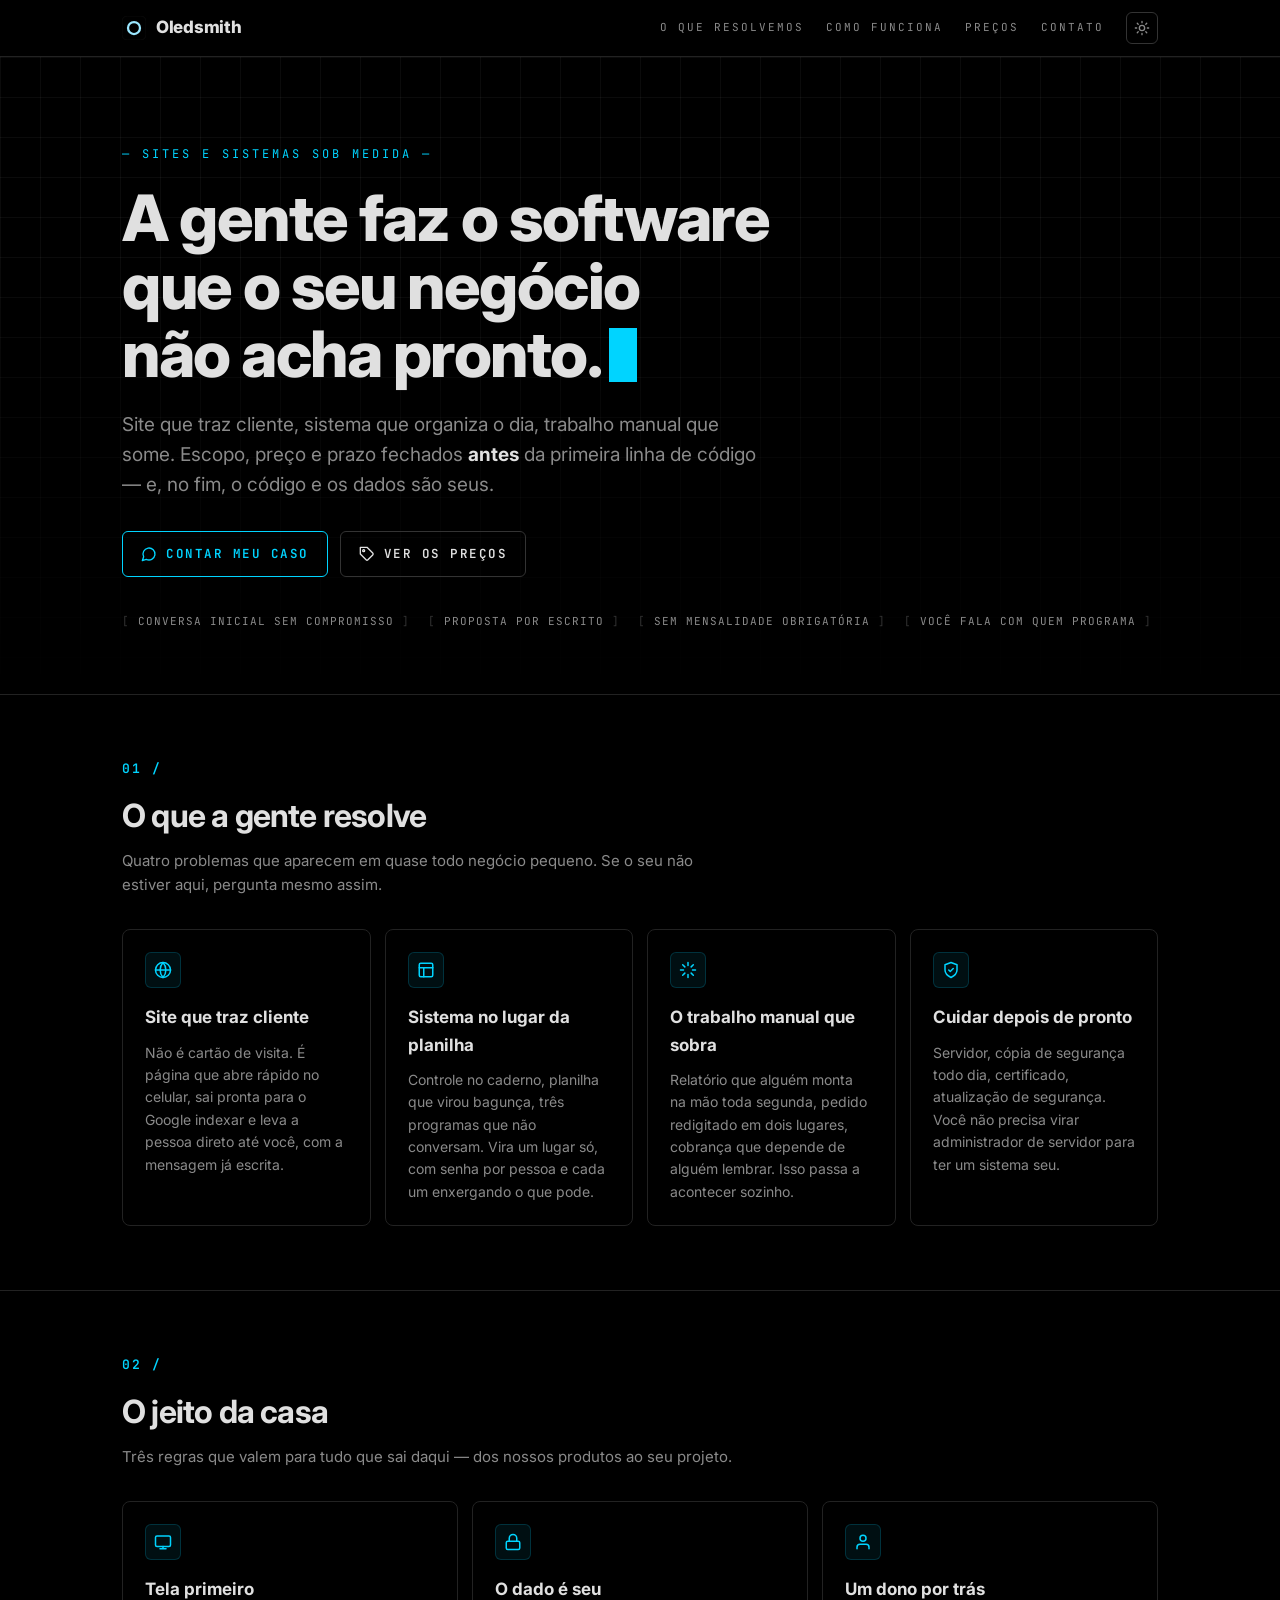
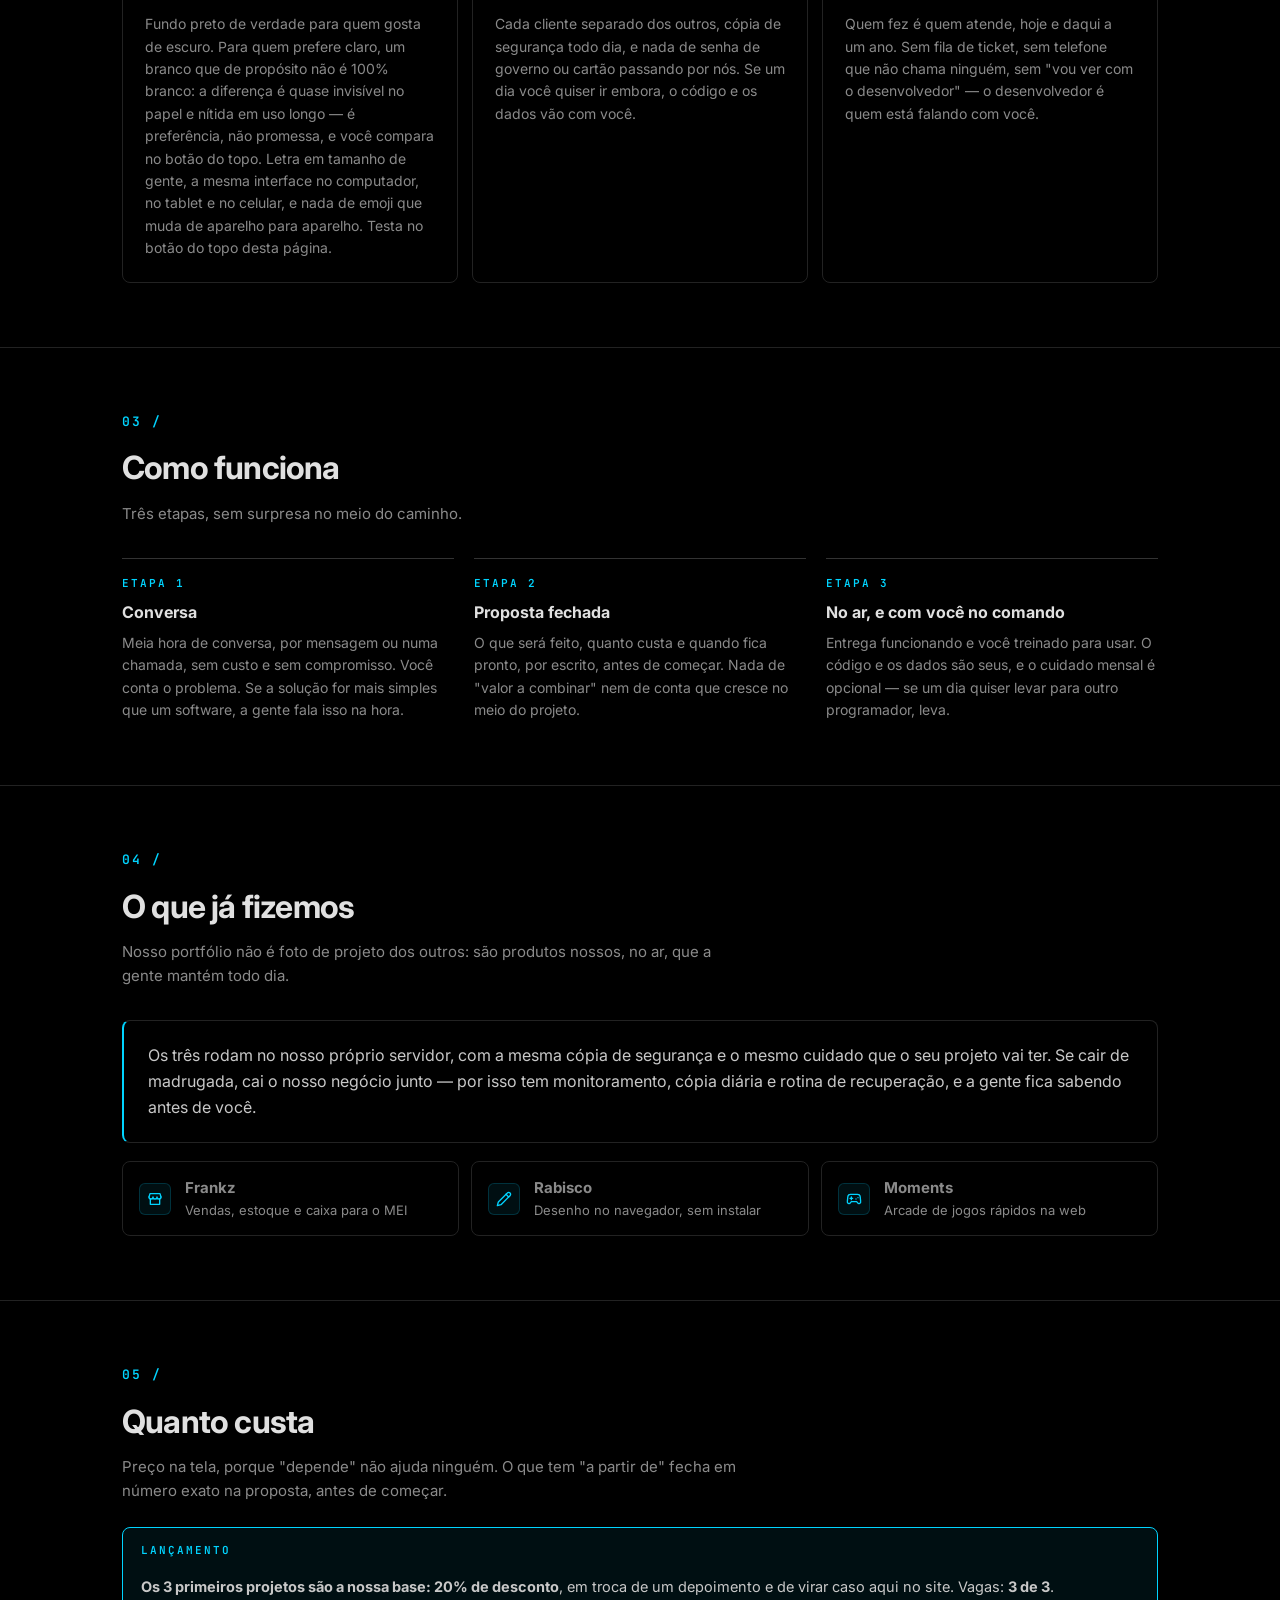
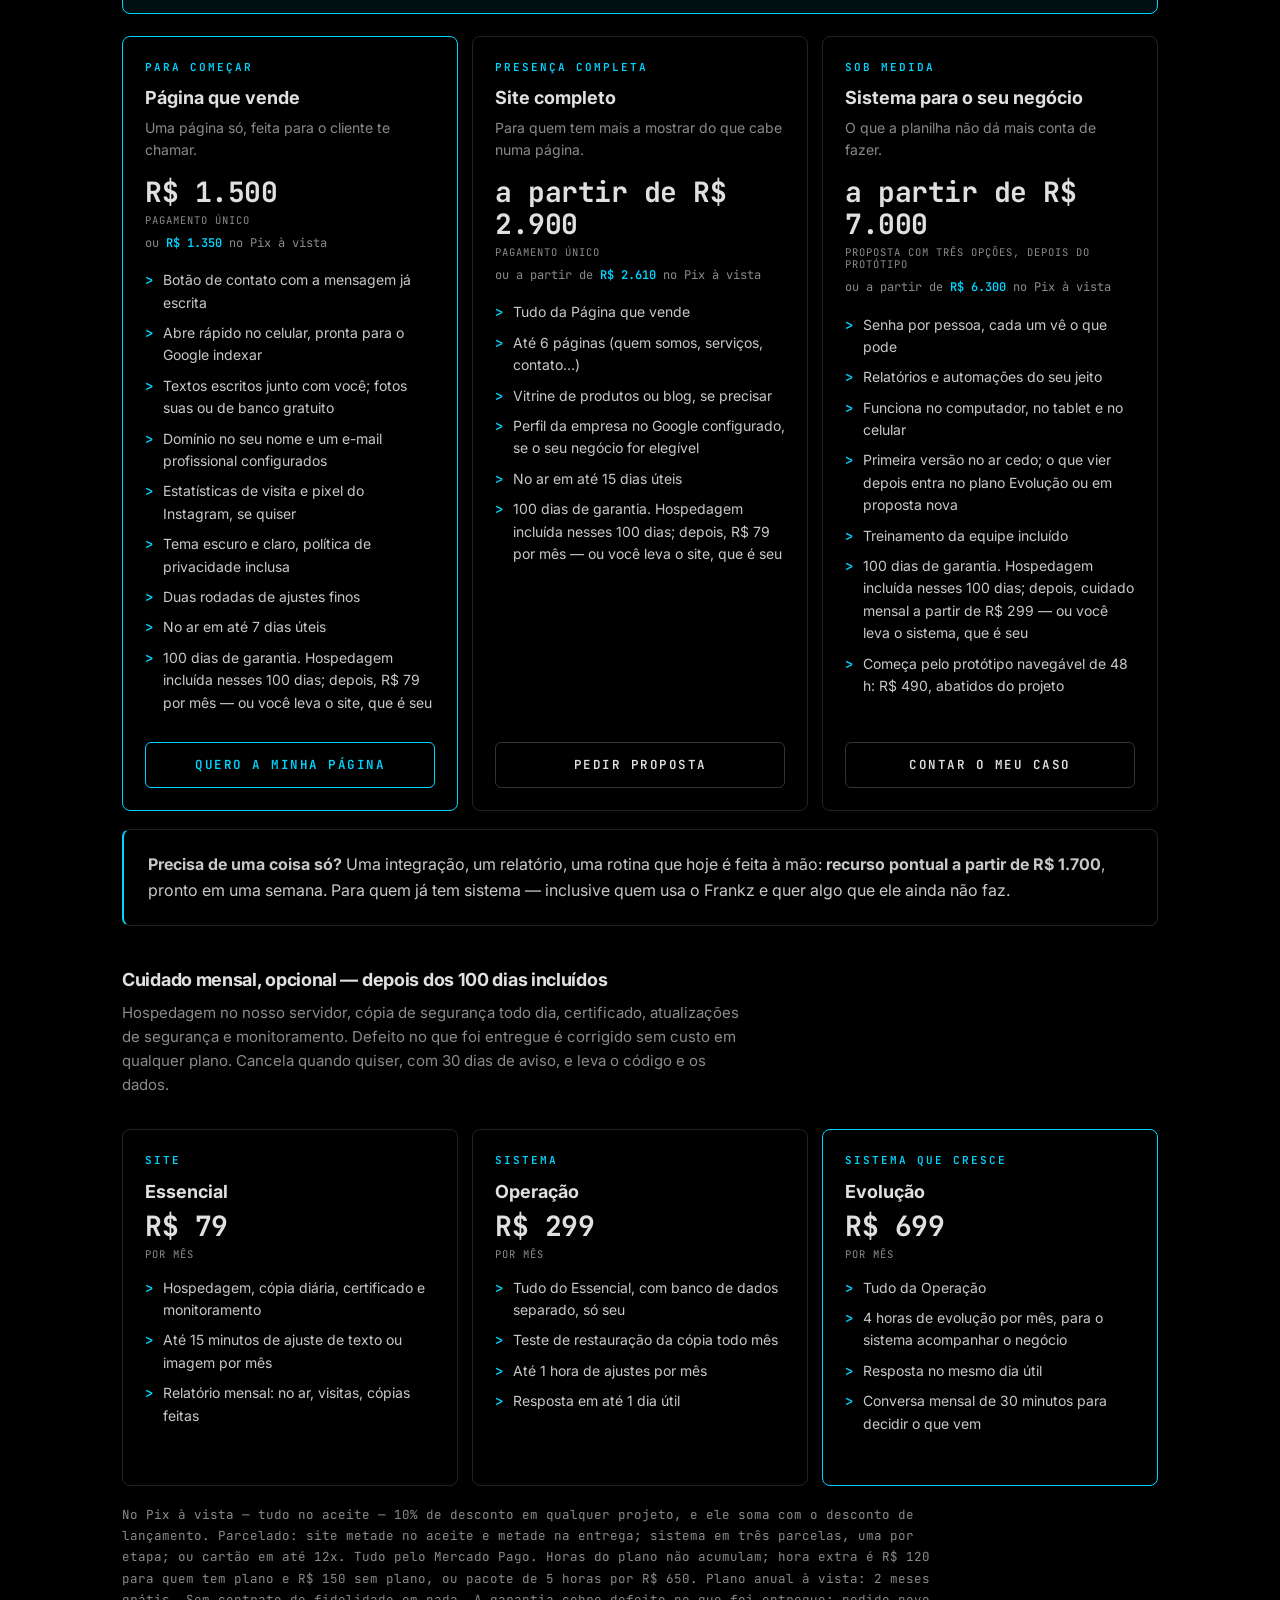
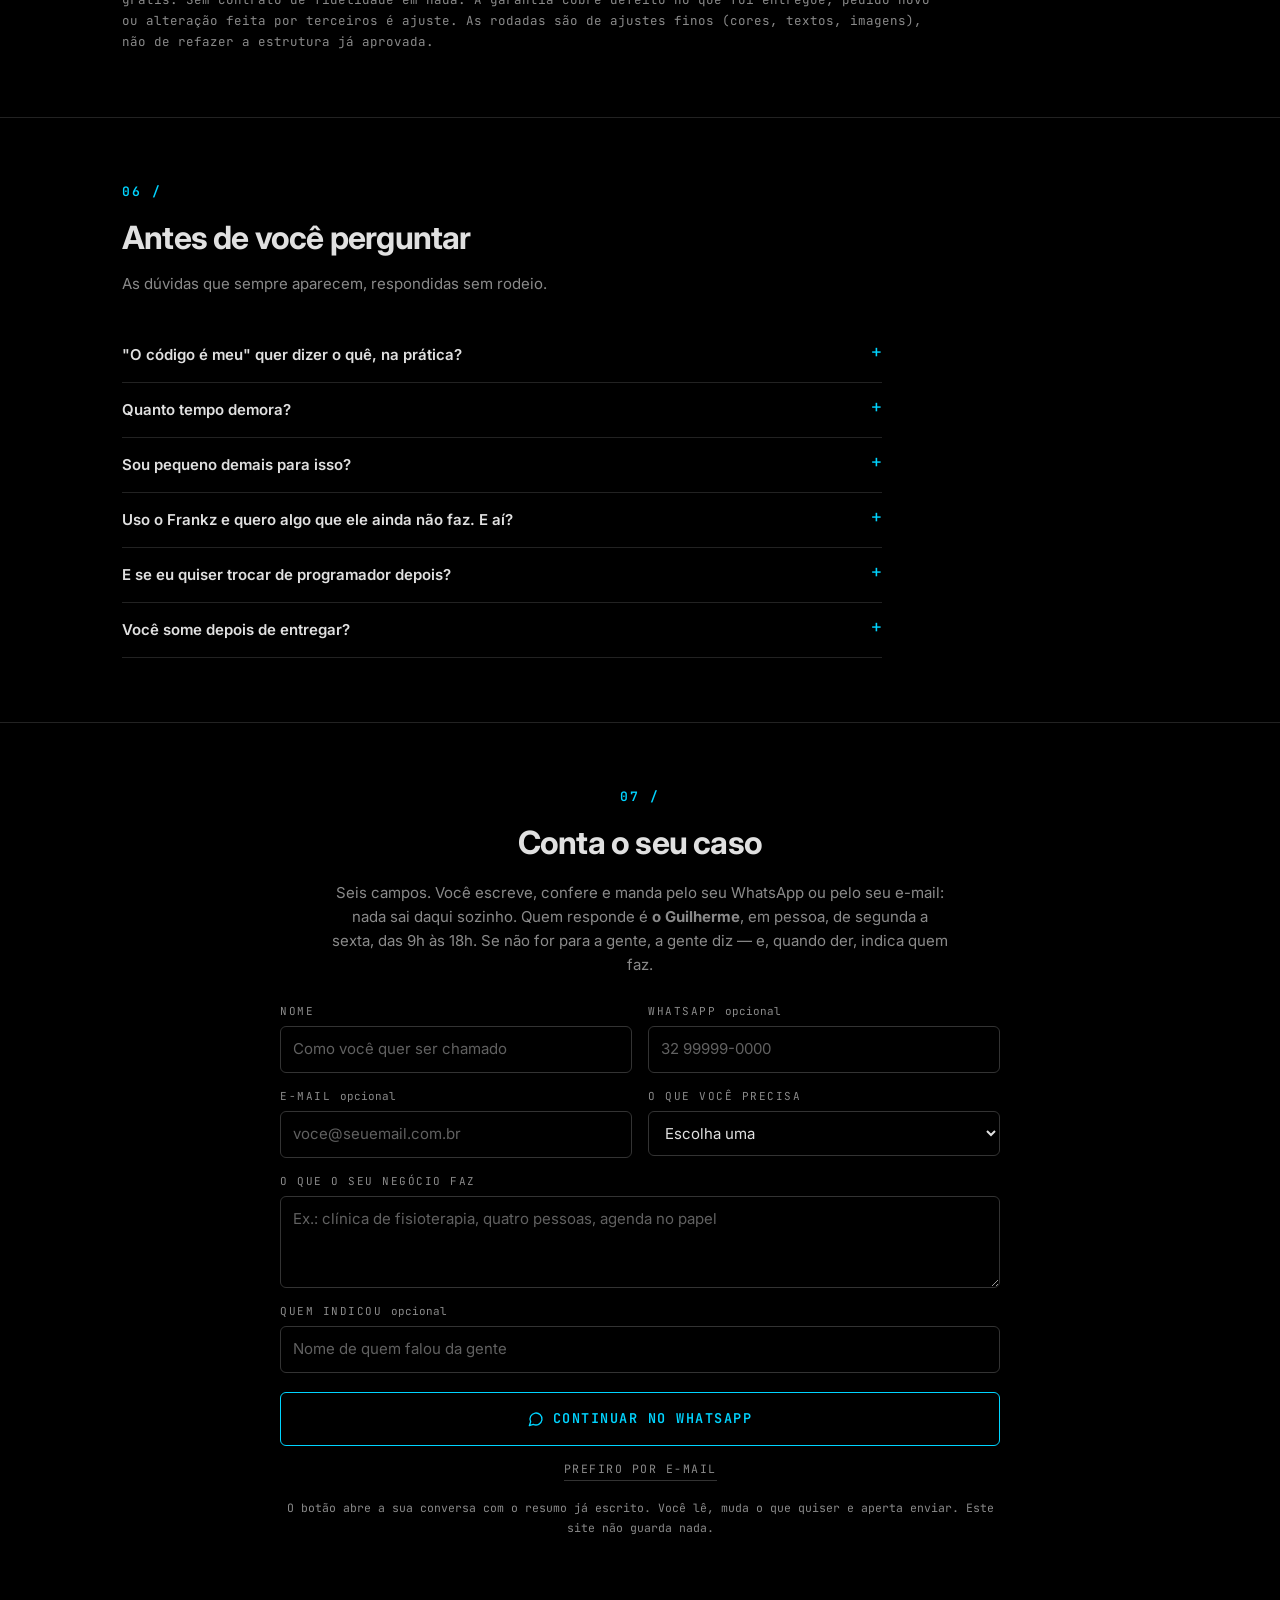
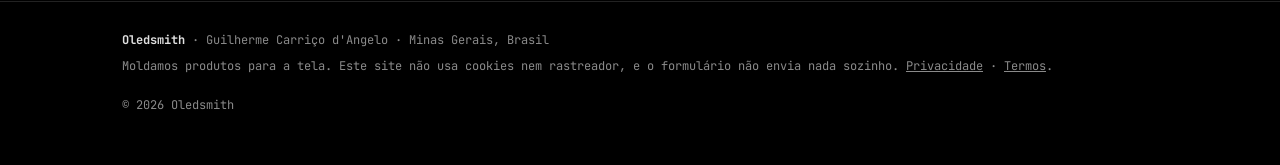
<file: docs/index.html>
<!DOCTYPE html>
<html lang="pt-BR">
<head>
    <meta charset="UTF-8">
    <meta name="viewport" content="width=device-width, initial-scale=1.0">
    <meta name="color-scheme" content="dark light">
    <meta name="darkreader-lock">
    <script src="tema.js"></script>
    <script src="form.js" defer></script>
    <title>Oledsmith — sites e sistemas sob medida</title>
    <meta name="description" content="Site que traz cliente e sistema que organiza o dia, sob medida para o seu negócio. Escopo, preço e prazo fechados antes de começar. Feito por quem mantém os próprios produtos no ar.">
    <meta name="robots" content="index, follow">
    <link rel="canonical" href="https://oledsmith.com.br/">
    <meta property="og:type" content="website">
    <meta property="og:url" content="https://oledsmith.com.br/">
    <meta property="og:title" content="Oledsmith — sites e sistemas sob medida">
    <meta property="og:description" content="Escopo, preço e prazo fechados antes da primeira linha de código. O código e os dados são seus. Fale direto com quem programa.">
    <meta name="theme-color" content="#000000">
    <link rel="icon" href="data:image/svg+xml,%3Csvg xmlns='http://www.w3.org/2000/svg' viewBox='0 0 64 64'%3E%3Crect width='64' height='64' rx='14' fill='%23000'/%3E%3Ccircle cx='32' cy='32' r='16' fill='none' stroke='%239be7ff' stroke-width='6'/%3E%3C/svg%3E">
    <link rel="preconnect" href="https://fonts.googleapis.com">
    <link rel="preconnect" href="https://fonts.gstatic.com" crossorigin>
    <link href="https://fonts.googleapis.com/css2?family=Inter:wght@400;500;600;800&family=JetBrains+Mono:wght@400;600;700&display=swap" rel="stylesheet">
    <link rel="stylesheet" href="style.css">
</head>
<body>
<header>
    <div class="wrap nav">
        <a class="brand" href="#" aria-label="Oledsmith">
            <svg viewBox="0 0 64 64" aria-hidden="true"><rect width="64" height="64" rx="14" fill="#000" stroke="#1c1c1c"/><circle cx="32" cy="32" r="16" fill="none" stroke="#9be7ff" stroke-width="6"/></svg>
            Oledsmith
        </a>
        <div class="nav-right">
            <nav class="menu" aria-label="Seções">
                <a href="#resolvemos">O que resolvemos</a>
                <a href="#como">Como funciona</a>
                <a href="#precos">Preços</a>
                <a href="#contato">Contato</a>
            </nav>
            <button class="tema" id="tema" type="button" aria-label="Alternar entre tema escuro e claro" title="Tema claro / escuro">
                <svg class="sol" viewBox="0 0 24 24" fill="none" stroke="currentColor" stroke-width="2" stroke-linecap="round" stroke-linejoin="round" aria-hidden="true"><circle cx="12" cy="12" r="4"/><path d="M12 2v2M12 20v2M4.9 4.9l1.4 1.4M17.7 17.7l1.4 1.4M2 12h2M20 12h2M4.9 19.1l1.4-1.4M17.7 6.3l1.4-1.4"/></svg>
                <svg class="lua" viewBox="0 0 24 24" fill="none" stroke="currentColor" stroke-width="2" stroke-linecap="round" stroke-linejoin="round" aria-hidden="true"><path d="M12 3a6 6 0 0 0 9 9 9 9 0 1 1-9-9Z"/></svg>
            </button>
        </div>
    </div>
</header>

<main>
    <div class="hero">
        <div class="wrap">
            <div class="kicker">Sites e sistemas sob medida</div>
            <h1>A gente faz o software<br>que o seu negócio<br>não acha pronto.<span class="cursor" aria-hidden="true"></span></h1>
            <p class="lead">Site que traz cliente, sistema que organiza o dia, trabalho manual que some. Escopo, preço e prazo fechados <strong>antes</strong> da primeira linha de código — e, no fim, o código e os dados são seus.</p>
            <div class="ctas">
                <a class="btn primary" href="https://wa.me/5532987068711?text=Ol%C3%A1!%20Vim%20do%20site%20da%20Oledsmith.%20Preciso%20de%3A%20" rel="noopener">
                    <svg viewBox="0 0 24 24" fill="none" stroke="currentColor" stroke-width="2" stroke-linecap="round" stroke-linejoin="round" aria-hidden="true"><path d="M7.9 20A9 9 0 1 0 4 16.1L2 22Z"/></svg>
                    Contar meu caso
                </a>
                <a class="btn" href="#precos">
                    <svg viewBox="0 0 24 24" fill="none" stroke="currentColor" stroke-width="2" stroke-linecap="round" stroke-linejoin="round" aria-hidden="true"><path d="M20.6 13.4 13.4 20.6a2 2 0 0 1-2.8 0L2 12V2h10l8.6 8.6a2 2 0 0 1 0 2.8Z"/><circle cx="7" cy="7" r="1.5"/></svg>
                    Ver os preços
                </a>
            </div>
            <div class="chips">
                <span class="chip">Conversa inicial sem compromisso</span>
                <span class="chip">Proposta por escrito</span>
                <span class="chip">Sem mensalidade obrigatória</span>
                <span class="chip">Você fala com quem programa</span>
            </div>
        </div>
    </div>

    <section id="resolvemos">
        <div class="wrap">
            <h2>O que a gente resolve</h2>
            <p class="sub">Quatro problemas que aparecem em quase todo negócio pequeno. Se o seu não estiver aqui, pergunta mesmo assim.</p>
            <div class="grid">
                <div class="card">
                    <span class="ico"><svg viewBox="0 0 24 24" fill="none" stroke="currentColor" stroke-width="2" stroke-linecap="round" stroke-linejoin="round" aria-hidden="true"><circle cx="12" cy="12" r="10"/><path d="M2 12h20M12 2a15 15 0 0 1 0 20 15 15 0 0 1 0-20Z"/></svg></span>
                    <h3>Site que traz cliente</h3>
                    <p>Não é cartão de visita. É página que abre rápido no celular, sai pronta para o Google indexar e leva a pessoa direto até você, com a mensagem já escrita.</p>
                </div>
                <div class="card">
                    <span class="ico"><svg viewBox="0 0 24 24" fill="none" stroke="currentColor" stroke-width="2" stroke-linecap="round" stroke-linejoin="round" aria-hidden="true"><rect x="3" y="3" width="18" height="18" rx="2"/><path d="M3 9h18M9 21V9"/></svg></span>
                    <h3>Sistema no lugar da planilha</h3>
                    <p>Controle no caderno, planilha que virou bagunça, três programas que não conversam. Vira um lugar só, com senha por pessoa e cada um enxergando o que pode.</p>
                </div>
                <div class="card">
                    <span class="ico"><svg viewBox="0 0 24 24" fill="none" stroke="currentColor" stroke-width="2" stroke-linecap="round" stroke-linejoin="round" aria-hidden="true"><path d="M12 2v4M12 18v4M4.9 4.9l2.9 2.9M16.2 16.2l2.9 2.9M2 12h4M18 12h4M4.9 19.1l2.9-2.9M16.2 7.8l2.9-2.9"/></svg></span>
                    <h3>O trabalho manual que sobra</h3>
                    <p>Relatório que alguém monta na mão toda segunda, pedido redigitado em dois lugares, cobrança que depende de alguém lembrar. Isso passa a acontecer sozinho.</p>
                </div>
                <div class="card">
                    <span class="ico"><svg viewBox="0 0 24 24" fill="none" stroke="currentColor" stroke-width="2" stroke-linecap="round" stroke-linejoin="round" aria-hidden="true"><path d="M12 22s8-4 8-10V5l-8-3-8 3v7c0 6 8 10 8 10z"/><path d="M9 12l2 2 4-4"/></svg></span>
                    <h3>Cuidar depois de pronto</h3>
                    <p>Servidor, cópia de segurança todo dia, certificado, atualização de segurança. Você não precisa virar administrador de servidor para ter um sistema seu.</p>
                </div>
            </div>
        </div>
    </section>

    <section id="jeito">
        <div class="wrap">
            <h2>O jeito da casa</h2>
            <p class="sub">Três regras que valem para tudo que sai daqui — dos nossos produtos ao seu projeto.</p>
            <div class="grid">
                <div class="card">
                    <span class="ico"><svg viewBox="0 0 24 24" fill="none" stroke="currentColor" stroke-width="2" stroke-linecap="round" stroke-linejoin="round" aria-hidden="true"><rect x="2" y="4" width="20" height="14" rx="2"/><path d="M8 21h8M12 18v3"/></svg></span>
                    <h3>Tela primeiro</h3>
                    <p>Fundo preto de verdade para quem gosta de escuro. Para quem prefere claro, um branco que de propósito não é 100% branco: a diferença é quase invisível no papel e nítida em uso longo — é preferência, não promessa, e você compara no botão do topo. Letra em tamanho de gente, a mesma interface no computador, no tablet e no celular, e nada de emoji que muda de aparelho para aparelho. Testa no botão do topo desta página.</p>
                </div>
                <div class="card">
                    <span class="ico"><svg viewBox="0 0 24 24" fill="none" stroke="currentColor" stroke-width="2" stroke-linecap="round" stroke-linejoin="round" aria-hidden="true"><rect x="3" y="11" width="18" height="11" rx="2"/><path d="M7 11V7a5 5 0 0 1 10 0v4"/></svg></span>
                    <h3>O dado é seu</h3>
                    <p>Cada cliente separado dos outros, cópia de segurança todo dia, e nada de senha de governo ou cartão passando por nós. Se um dia você quiser ir embora, o código e os dados vão com você.</p>
                </div>
                <div class="card">
                    <span class="ico"><svg viewBox="0 0 24 24" fill="none" stroke="currentColor" stroke-width="2" stroke-linecap="round" stroke-linejoin="round" aria-hidden="true"><path d="M20 21v-2a4 4 0 0 0-4-4H8a4 4 0 0 0-4 4v2"/><circle cx="12" cy="7" r="4"/></svg></span>
                    <h3>Um dono por trás</h3>
                    <p>Quem fez é quem atende, hoje e daqui a um ano. Sem fila de ticket, sem telefone que não chama ninguém, sem "vou ver com o desenvolvedor" — o desenvolvedor é quem está falando com você.</p>
                </div>
            </div>
        </div>
    </section>

    <section id="como">
        <div class="wrap">
            <h2>Como funciona</h2>
            <p class="sub">Três etapas, sem surpresa no meio do caminho.</p>
            <div class="steps">
                <div class="step">
                    <div class="n">ETAPA 1</div>
                    <h3>Conversa</h3>
                    <p>Meia hora de conversa, por mensagem ou numa chamada, sem custo e sem compromisso. Você conta o problema. Se a solução for mais simples que um software, a gente fala isso na hora.</p>
                </div>
                <div class="step">
                    <div class="n">ETAPA 2</div>
                    <h3>Proposta fechada</h3>
                    <p>O que será feito, quanto custa e quando fica pronto, por escrito, antes de começar. Nada de "valor a combinar" nem de conta que cresce no meio do projeto.</p>
                </div>
                <div class="step">
                    <div class="n">ETAPA 3</div>
                    <h3>No ar, e com você no comando</h3>
                    <p>Entrega funcionando e você treinado para usar. O código e os dados são seus, e o cuidado mensal é opcional — se um dia quiser levar para outro programador, leva.</p>
                </div>
            </div>
        </div>
    </section>

    <section id="feito">
        <div class="wrap">
            <h2>O que já fizemos</h2>
            <p class="sub">Nosso portfólio não é foto de projeto dos outros: são produtos nossos, no ar, que a gente mantém todo dia.</p>
            <div class="proof">
                <p>Os três rodam no nosso próprio servidor, com a mesma cópia de segurança e o mesmo cuidado que o seu projeto vai ter. Se cair de madrugada, cai o nosso negócio junto — por isso tem monitoramento, cópia diária e rotina de recuperação, e a gente fica sabendo antes de você.</p>
            </div>
            <div class="mini">
                <a href="https://frankzapp.com.br" rel="noopener">
                    <span class="ico"><svg viewBox="0 0 24 24" fill="none" stroke="currentColor" stroke-width="2" stroke-linecap="round" stroke-linejoin="round" aria-hidden="true"><path d="M3 9l1.5-5h15L21 9"/><path d="M3 9a3 3 0 0 0 6 0 3 3 0 0 0 6 0 3 3 0 0 0 6 0"/><path d="M5 12v8h14v-8"/></svg></span>
                    <span><strong>Frankz</strong><span>Vendas, estoque e caixa para o MEI</span></span>
                </a>
                <a href="https://rabisco.app.br" rel="noopener">
                    <span class="ico"><svg viewBox="0 0 24 24" fill="none" stroke="currentColor" stroke-width="2" stroke-linecap="round" stroke-linejoin="round" aria-hidden="true"><path d="M17 3a2.83 2.83 0 1 1 4 4L7.5 20.5 2 22l1.5-5.5Z"/><path d="M15 5l4 4"/></svg></span>
                    <span><strong>Rabisco</strong><span>Desenho no navegador, sem instalar</span></span>
                </a>
                <a href="https://moments.in.net" rel="noopener">
                    <span class="ico"><svg viewBox="0 0 24 24" fill="none" stroke="currentColor" stroke-width="2" stroke-linecap="round" stroke-linejoin="round" aria-hidden="true"><path d="M6 11h4M8 9v4M15 12h.01M18 10h.01"/><path d="M17.3 5H6.7a4 4 0 0 0-4 3.6l-.7 7.4a2.5 2.5 0 0 0 4.5 1.8L8 16h8l1.5 1.8a2.5 2.5 0 0 0 4.5-1.8l-.7-7.4a4 4 0 0 0-4-3.6Z"/></svg></span>
                    <span><strong>Moments</strong><span>Arcade de jogos rápidos na web</span></span>
                </a>
            </div>
        </div>
    </section>

    <section id="precos">
        <div class="wrap">
            <h2>Quanto custa</h2>
            <p class="sub">Preço na tela, porque "depende" não ajuda ninguém. O que tem "a partir de" fecha em número exato na proposta, antes de começar.</p>
            <div class="launch">
                <span class="tag">Lançamento</span>
                <p><strong>Os 3 primeiros projetos são a nossa base: 20% de desconto</strong>, em troca de um depoimento e de virar caso aqui no site. Vagas: <strong>3 de 3</strong>.</p>
            </div>
            <div class="prices">
                <div class="price feature">
                    <span class="tag">Para começar</span>
                    <h3>Página que vende</h3>
                    <p class="desc">Uma página só, feita para o cliente te chamar.</p>
                    <div class="val">R$ 1.500<small>pagamento único</small></div>
                    <div class="pix">ou <strong>R$ 1.350</strong> no Pix à vista</div>
                    <ul>
                        <li>Botão de contato com a mensagem já escrita</li>
                        <li>Abre rápido no celular, pronta para o Google indexar</li>
                        <li>Textos escritos junto com você; fotos suas ou de banco gratuito</li>
                        <li>Domínio no seu nome e um e-mail profissional configurados</li>
                        <li>Estatísticas de visita e pixel do Instagram, se quiser</li>
                        <li>Tema escuro e claro, política de privacidade inclusa</li>
                        <li>Duas rodadas de ajustes finos</li>
                        <li>No ar em até 7 dias úteis</li>
                    <li>100 dias de garantia. Hospedagem incluída nesses 100 dias; depois, R$ 79 por mês — ou você leva o site, que é seu</li>
                    </ul>
                    <a class="btn primary" href="https://wa.me/5532987068711?text=Ol%C3%A1!%20Quero%20uma%20P%C3%A1gina%20que%20vende.%20Meu%20neg%C3%B3cio%20%C3%A9%3A%20" rel="noopener">Quero a minha página</a>
                </div>
                <div class="price">
                    <span class="tag">Presença completa</span>
                    <h3>Site completo</h3>
                    <p class="desc">Para quem tem mais a mostrar do que cabe numa página.</p>
                    <div class="val">a partir de R$ 2.900<small>pagamento único</small></div>
                    <div class="pix">ou a partir de <strong>R$ 2.610</strong> no Pix à vista</div>
                    <ul>
                        <li>Tudo da Página que vende</li>
                        <li>Até 6 páginas (quem somos, serviços, contato…)</li>
                        <li>Vitrine de produtos ou blog, se precisar</li>
                        <li>Perfil da empresa no Google configurado, se o seu negócio for elegível</li>
                        <li>No ar em até 15 dias úteis</li>
                        <li>100 dias de garantia. Hospedagem incluída nesses 100 dias; depois, R$ 79 por mês — ou você leva o site, que é seu</li>
                    </ul>
                    <a class="btn" href="https://wa.me/5532987068711?text=Ol%C3%A1!%20Quero%20um%20Site%20completo.%20Meu%20neg%C3%B3cio%20%C3%A9%3A%20" rel="noopener">Pedir proposta</a>
                </div>
                <div class="price">
                    <span class="tag">Sob medida</span>
                    <h3>Sistema para o seu negócio</h3>
                    <p class="desc">O que a planilha não dá mais conta de fazer.</p>
                    <div class="val">a partir de R$ 7.000<small>proposta com três opções, depois do protótipo</small></div>
                    <div class="pix">ou a partir de <strong>R$ 6.300</strong> no Pix à vista</div>
                    <ul>
                        <li>Senha por pessoa, cada um vê o que pode</li>
                        <li>Relatórios e automações do seu jeito</li>
                        <li>Funciona no computador, no tablet e no celular</li>
                        <li>Primeira versão no ar cedo; o que vier depois entra no plano Evolução ou em proposta nova</li>
                        <li>Treinamento da equipe incluído</li>
                    <li>100 dias de garantia. Hospedagem incluída nesses 100 dias; depois, cuidado mensal a partir de R$ 299 — ou você leva o sistema, que é seu</li>
                        <li>Começa pelo protótipo navegável de 48 h: R$ 490, abatidos do projeto</li>
                    </ul>
                    <a class="btn" href="https://wa.me/5532987068711?text=Ol%C3%A1!%20Preciso%20de%20um%20sistema.%20Hoje%20eu%20controlo%20isso%20assim%3A%20" rel="noopener">Contar o meu caso</a>
                </div>
            </div>

            <div class="proof mt">
                <p><strong>Precisa de uma coisa só?</strong> Uma integração, um relatório, uma rotina que hoje é feita à mão: <strong>recurso pontual a partir de R$ 1.700</strong>, pronto em uma semana. Para quem já tem sistema — inclusive quem usa o Frankz e quer algo que ele ainda não faz.</p>
            </div>
            <h3 class="h3-sub">Cuidado mensal, opcional — depois dos 100 dias incluídos</h3>
            <p class="sub">Hospedagem no nosso servidor, cópia de segurança todo dia, certificado, atualizações de segurança e monitoramento. Defeito no que foi entregue é corrigido sem custo em qualquer plano. Cancela quando quiser, com 30 dias de aviso, e leva o código e os dados.</p>
            <div class="prices">
                <div class="price">
                    <span class="tag">Site</span>
                    <h3>Essencial</h3>
                    <div class="val">R$ 79<small>por mês</small></div>
                    <ul>
                        <li>Hospedagem, cópia diária, certificado e monitoramento</li>
                        <li>Até 15 minutos de ajuste de texto ou imagem por mês</li>
                        <li>Relatório mensal: no ar, visitas, cópias feitas</li>
                    </ul>
                </div>
                <div class="price">
                    <span class="tag">Sistema</span>
                    <h3>Operação</h3>
                    <div class="val">R$ 299<small>por mês</small></div>
                    <ul>
                        <li>Tudo do Essencial, com banco de dados separado, só seu</li>
                        <li>Teste de restauração da cópia todo mês</li>
                        <li>Até 1 hora de ajustes por mês</li>
                        <li>Resposta em até 1 dia útil</li>
                    </ul>
                </div>
                <div class="price feature">
                    <span class="tag">Sistema que cresce</span>
                    <h3>Evolução</h3>
                    <div class="val">R$ 699<small>por mês</small></div>
                    <ul>
                        <li>Tudo da Operação</li>
                        <li>4 horas de evolução por mês, para o sistema acompanhar o negócio</li>
                        <li>Resposta no mesmo dia útil</li>
                        <li>Conversa mensal de 30 minutos para decidir o que vem</li>
                    </ul>
                </div>
            </div>
            <p class="terms">No Pix à vista — tudo no aceite — 10% de desconto em qualquer projeto, e ele soma com o desconto de lançamento. Parcelado: site metade no aceite e metade na entrega; sistema em três parcelas, uma por etapa; ou cartão em até 12x. Tudo pelo Mercado Pago. Horas do plano não acumulam; hora extra é R$ 120 para quem tem plano e R$ 150 sem plano, ou pacote de 5 horas por R$ 650. Plano anual à vista: 2 meses grátis. Sem contrato de fidelidade em nada. A garantia cobre defeito no que foi entregue; pedido novo ou alteração feita por terceiros é ajuste. As rodadas são de ajustes finos (cores, textos, imagens), não de refazer a estrutura já aprovada.</p>
        </div>
    </section>

    <section id="perguntas">
        <div class="wrap">
            <h2>Antes de você perguntar</h2>
            <p class="sub">As dúvidas que sempre aparecem, respondidas sem rodeio.</p>
            <div class="faq">
                <details>
                    <summary>"O código é meu" quer dizer o quê, na prática?</summary>
                    <p>Que o que foi feito para você fica num repositório no seu nome, com os dados exportáveis a qualquer momento. Pela Lei do Software, salvo combinado em contrário, o programa feito sob encomenda já pertence a quem encomendou — a gente só deixa isso escrito e cumpre. O que continua nosso são as peças genéricas que usamos em todo projeto, que você recebe com licença de uso.</p>
                </details>
                <details>
                    <summary>Quanto tempo demora?</summary>
                    <p>Está em cada plano ali em cima, e sai com data na proposta. Se algo atrasar por nossa causa, você fica sabendo antes de virar problema.</p>
                </details>
                <details>
                    <summary>Sou pequeno demais para isso?</summary>
                    <p>Pode ser que você nem precise de sistema sob medida: o Frankz, nosso produto, resolve vendas, estoque e caixa do MEI por R$ 99 por mês. Se for o seu caso, a gente indica na conversa — e ela continua valendo zero.</p>
                </details>
                <details>
                    <summary>Uso o Frankz e quero algo que ele ainda não faz. E aí?</summary>
                    <p>Vira recurso pontual, a partir de R$ 1.700. Se o que você precisa serve para mais gente, entra no Frankz para todo mundo — você paga, recebe primeiro, e ele continua sendo cuidado como parte do produto. Se for específico demais, vira um sistema à parte conversando com o Frankz. O que não existe é versão particular: ela quebra na primeira atualização.</p>
                </details>
                <details>
                    <summary>E se eu quiser trocar de programador depois?</summary>
                    <p>Leva. Código e dados vão com você, e o cuidado mensal cancela com 30 dias de aviso. Ninguém aqui prende cliente por dependência.</p>
                </details>
                <details>
                    <summary>Você some depois de entregar?</summary>
                    <p>É o contrário: quem conversa com você é quem escreve o código e quem atende depois. Nos 100 dias de garantia, defeito no que foi combinado é corrigido sem custo. Depois, o cuidado mensal existe para isso — e é opcional.</p>
                </details>
            </div>
        </div>
    </section>

    <section id="contato" class="final">
        <div class="wrap">
            <h2>Conta o seu caso</h2>
            <p class="sub">Seis campos. Você escreve, confere e manda pelo seu WhatsApp ou pelo seu e-mail: nada sai
            daqui sozinho. Quem responde é <strong>o Guilherme</strong>, em pessoa, de segunda a sexta, das 9h às 18h.
            Se não for para a gente, a gente diz — e, quando der, indica quem faz.</p>

            <form class="ficha" id="ficha" novalidate>
                <div class="campo">
                    <label for="f-nome">Nome</label>
                    <input type="text" id="f-nome" name="nome" autocomplete="name" placeholder="Como você quer ser chamado" required>
                </div>
                <div class="campo">
                    <label for="f-whats">WhatsApp <span class="opt">opcional</span></label>
                    <input type="tel" id="f-whats" name="whatsapp" autocomplete="tel" placeholder="32 99999-0000" required>
                </div>
                <div class="campo">
                    <label for="f-email">E-mail <span class="opt">opcional</span></label>
                    <input type="email" id="f-email" name="email" autocomplete="email" placeholder="voce@seuemail.com.br">
                </div>
                <div class="campo">
                    <label for="f-precisa">O que você precisa</label>
                    <select id="f-precisa" name="precisa" required>
                        <option value="">Escolha uma</option>
                        <option>Uma página que vende</option>
                        <option>Um site completo</option>
                        <option>Um recurso em algo que já existe</option>
                        <option>Um sistema sob medida</option>
                        <option>Não sei ainda</option>
                    </select>
                </div>
                <div class="campo largo">
                    <label for="f-negocio">O que o seu negócio faz</label>
                    <textarea id="f-negocio" name="negocio" rows="3" placeholder="Ex.: clínica de fisioterapia, quatro pessoas, agenda no papel" required></textarea>
                </div>
                <div class="campo largo">
                    <label for="f-indicou">Quem indicou <span class="opt">opcional</span></label>
                    <input type="text" id="f-indicou" name="indicou" placeholder="Nome de quem falou da gente" maxlength="120">
                </div>

                <p class="erro mono" id="f-erro" hidden></p>

                <div class="envio">
                    <a class="btn primary grande" id="f-whatsapp" href="https://wa.me/5532987068711" rel="noopener">
                        <svg viewBox="0 0 24 24" fill="none" stroke="currentColor" stroke-width="2" stroke-linecap="round" stroke-linejoin="round" aria-hidden="true"><path d="M7.9 20A9 9 0 1 0 4 16.1L2 22Z"/></svg>
                        Continuar no WhatsApp
                    </a>
                    <a class="link-email" id="f-email-link" href="mailto:contato@oledsmith.com.br">Prefiro por e-mail</a>
                </div>

                <p class="nota mono">O botão abre a sua conversa com o resumo já escrito. Você lê, muda o que quiser e
                aperta enviar. Este site não guarda nada.</p>
            </form>
        </div>
    </section>
</main>

<footer>
    <div class="wrap">
        <div class="row">
            <div>
                <p><strong style="color: var(--text);">Oledsmith</strong> · Guilherme Carriço d'Angelo · Minas Gerais, Brasil</p>
                <p>Moldamos produtos para a tela. Este site não usa cookies nem rastreador, e o formulário não envia nada sozinho. <a href="privacidade.html">Privacidade</a> · <a href="termos.html">Termos</a>.</p>
            </div>
            <p>© 2026 Oledsmith</p>
        </div>
    </div>
</footer>
</body>
</html>
</file>
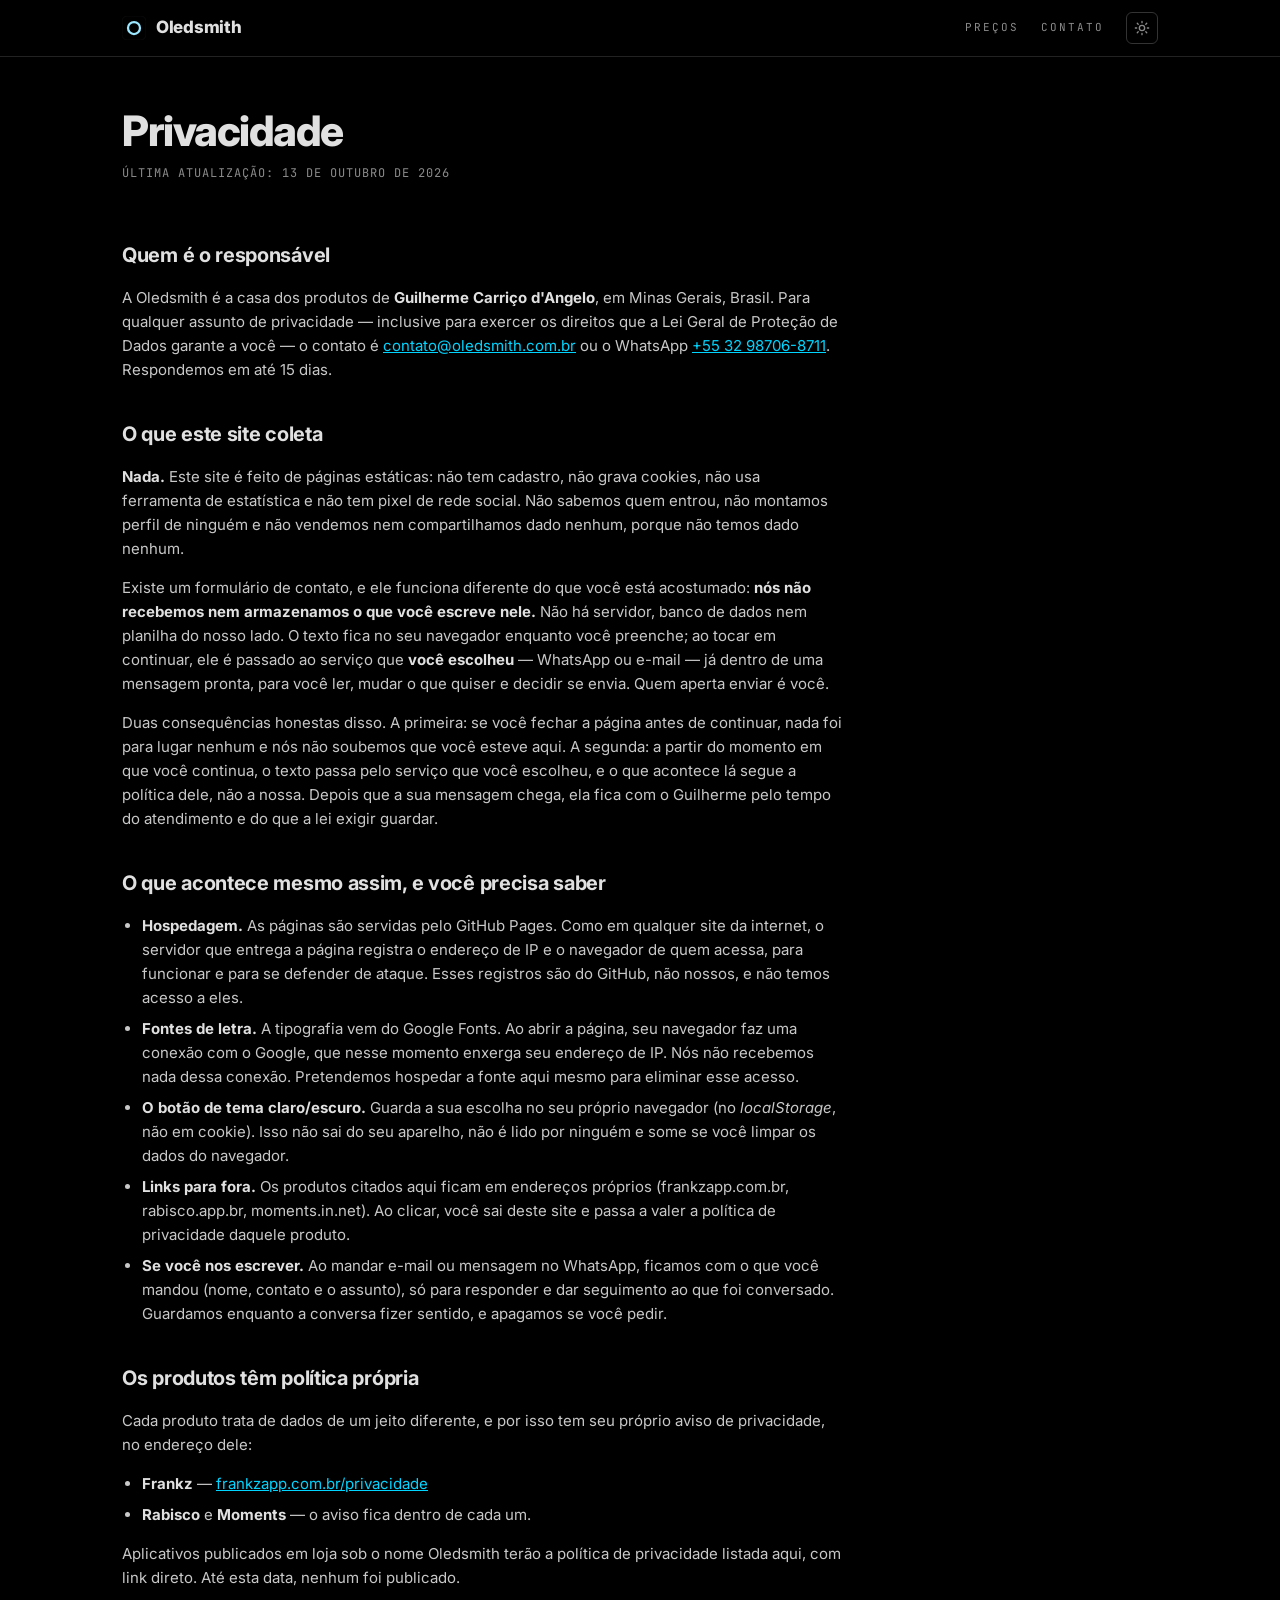
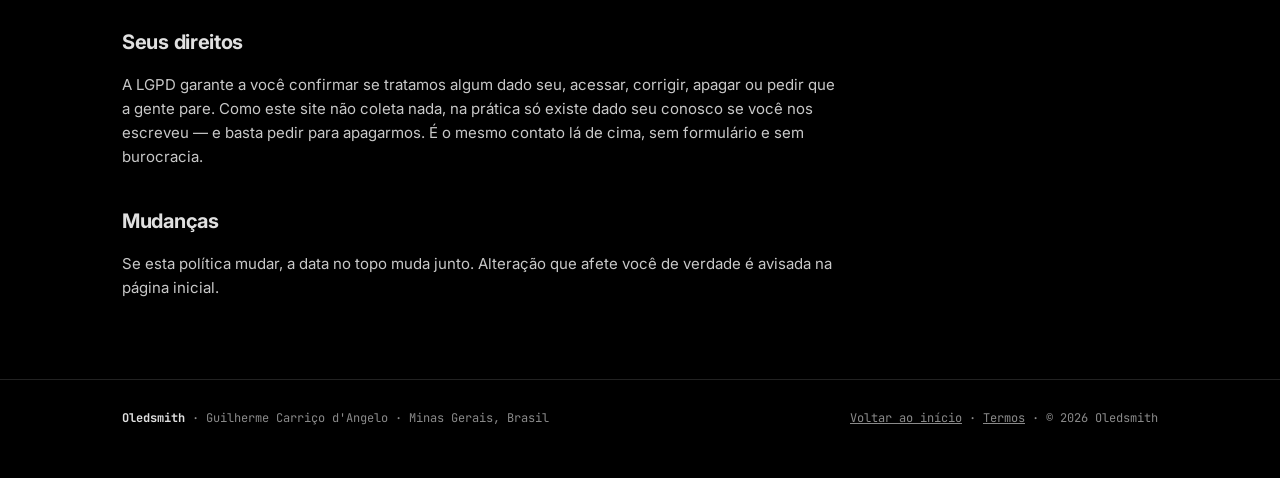
<file: docs/privacidade.html>
<!DOCTYPE html>
<html lang="pt-BR">
<head>
    <meta charset="UTF-8">
    <meta name="viewport" content="width=device-width, initial-scale=1.0">
    <meta name="color-scheme" content="dark light">
    <meta name="darkreader-lock">
    <script src="tema.js"></script>
    <title>Privacidade — Oledsmith</title>
    <meta name="description" content="Política de privacidade da Oledsmith: o que este site coleta, o que não coleta e como falar com o responsável.">
    <link rel="canonical" href="https://oledsmith.com.br/privacidade.html">
    <meta name="theme-color" content="#000000">
    <link rel="icon" href="data:image/svg+xml,%3Csvg xmlns='http://www.w3.org/2000/svg' viewBox='0 0 64 64'%3E%3Crect width='64' height='64' rx='14' fill='%23000'/%3E%3Ccircle cx='32' cy='32' r='16' fill='none' stroke='%239be7ff' stroke-width='6'/%3E%3C/svg%3E">
    <link rel="preconnect" href="https://fonts.googleapis.com">
    <link rel="preconnect" href="https://fonts.gstatic.com" crossorigin>
    <link href="https://fonts.googleapis.com/css2?family=Inter:wght@400;500;600;800&family=JetBrains+Mono:wght@400;600;700&display=swap" rel="stylesheet">
    <link rel="stylesheet" href="style.css">
</head>
<body>
<header>
    <div class="wrap nav">
        <a class="brand" href="index.html" aria-label="Oledsmith">
            <svg viewBox="0 0 64 64" aria-hidden="true"><rect width="64" height="64" rx="14" fill="#000" stroke="#1c1c1c"/><circle cx="32" cy="32" r="16" fill="none" stroke="#9be7ff" stroke-width="6"/></svg>
            Oledsmith
        </a>
        <div class="nav-right">
            <nav class="menu" aria-label="Seções">
                <a href="index.html#precos">Preços</a>
                <a href="index.html#contato">Contato</a>
            </nav>
            <button class="tema" id="tema" type="button" aria-label="Alternar entre tema escuro e claro" title="Tema claro / escuro">
                <svg class="sol" viewBox="0 0 24 24" fill="none" stroke="currentColor" stroke-width="2" stroke-linecap="round" stroke-linejoin="round" aria-hidden="true"><circle cx="12" cy="12" r="4"/><path d="M12 2v2M12 20v2M4.9 4.9l1.4 1.4M17.7 17.7l1.4 1.4M2 12h2M20 12h2M4.9 19.1l1.4-1.4M17.7 6.3l1.4-1.4"/></svg>
                <svg class="lua" viewBox="0 0 24 24" fill="none" stroke="currentColor" stroke-width="2" stroke-linecap="round" stroke-linejoin="round" aria-hidden="true"><path d="M12 3a6 6 0 0 0 9 9 9 9 0 1 1-9-9Z"/></svg>
            </button>
        </div>
    </div>
</header>

<main class="wrap">
    <div class="page">
        <h1>Privacidade</h1>
        <p class="date">Última atualização: 13 de outubro de 2026</p>
    </div>

    <div class="prose">
        <h2>Quem é o responsável</h2>
        <p>A Oledsmith é a casa dos produtos de <strong>Guilherme Carriço d'Angelo</strong>, em Minas Gerais, Brasil.
        Para qualquer assunto de privacidade — inclusive para exercer os direitos que a Lei Geral de Proteção de Dados
        garante a você — o contato é <a href="mailto:contato@oledsmith.com.br">contato@oledsmith.com.br</a> ou o
        WhatsApp <a href="https://wa.me/5532987068711" rel="noopener">+55 32 98706-8711</a>. Respondemos em até 15 dias.</p>

        <h2>O que este site coleta</h2>
        <p><strong>Nada.</strong> Este site é feito de páginas estáticas: não tem cadastro, não grava cookies, não
        usa ferramenta de estatística e não tem pixel de rede social. Não sabemos quem entrou, não montamos perfil de
        ninguém e não vendemos nem compartilhamos dado nenhum, porque não temos dado nenhum.</p>

        <p>Existe um formulário de contato, e ele funciona diferente do que você está acostumado: <strong>nós não
        recebemos nem armazenamos o que você escreve nele.</strong> Não há servidor, banco de dados nem planilha do
        nosso lado. O texto fica no seu navegador enquanto você preenche; ao tocar em continuar, ele é passado ao
        serviço que <strong>você escolheu</strong> — WhatsApp ou e-mail — já dentro de uma mensagem pronta, para você
        ler, mudar o que quiser e decidir se envia. Quem aperta enviar é você.</p>

        <p>Duas consequências honestas disso. A primeira: se você fechar a página antes de continuar, nada foi para
        lugar nenhum e nós não soubemos que você esteve aqui. A segunda: a partir do momento em que você continua, o
        texto passa pelo serviço que você escolheu, e o que acontece lá segue a política dele, não a nossa. Depois que
        a sua mensagem chega, ela fica com o Guilherme pelo tempo do atendimento e do que a lei exigir guardar.</p>

        <h2>O que acontece mesmo assim, e você precisa saber</h2>
        <ul>
            <li><strong>Hospedagem.</strong> As páginas são servidas pelo GitHub Pages. Como em qualquer site da
            internet, o servidor que entrega a página registra o endereço de IP e o navegador de quem acessa, para
            funcionar e para se defender de ataque. Esses registros são do GitHub, não nossos, e não temos acesso a eles.</li>
            <li><strong>Fontes de letra.</strong> A tipografia vem do Google Fonts. Ao abrir a página, seu navegador
            faz uma conexão com o Google, que nesse momento enxerga seu endereço de IP. Nós não recebemos nada dessa
            conexão. Pretendemos hospedar a fonte aqui mesmo para eliminar esse acesso.</li>
            <li><strong>O botão de tema claro/escuro.</strong> Guarda a sua escolha no seu próprio navegador (no
            <em>localStorage</em>, não em cookie). Isso não sai do seu aparelho, não é lido por ninguém e some se
            você limpar os dados do navegador.</li>
            <li><strong>Links para fora.</strong> Os produtos citados aqui ficam em endereços próprios
            (frankzapp.com.br, rabisco.app.br, moments.in.net). Ao clicar, você sai deste site e passa a valer a
            política de privacidade daquele produto.</li>
            <li><strong>Se você nos escrever.</strong> Ao mandar e-mail ou mensagem no WhatsApp, ficamos com o que
            você mandou (nome, contato e o assunto), só para responder e dar seguimento ao que foi conversado.
            Guardamos enquanto a conversa fizer sentido, e apagamos se você pedir.</li>
        </ul>

        <h2>Os produtos têm política própria</h2>
        <p>Cada produto trata de dados de um jeito diferente, e por isso tem seu próprio aviso de privacidade, no
        endereço dele:</p>
        <ul>
            <li><strong>Frankz</strong> — <a href="https://frankzapp.com.br/privacidade/" rel="noopener">frankzapp.com.br/privacidade</a></li>
            <li><strong>Rabisco</strong> e <strong>Moments</strong> — o aviso fica dentro de cada um.</li>
        </ul>
        <p>Aplicativos publicados em loja sob o nome Oledsmith terão a política de privacidade listada aqui, com link
        direto. Até esta data, nenhum foi publicado.</p>

        <h2>Seus direitos</h2>
        <p>A LGPD garante a você confirmar se tratamos algum dado seu, acessar, corrigir, apagar ou pedir que a gente
        pare. Como este site não coleta nada, na prática só existe dado seu conosco se você nos escreveu — e basta
        pedir para apagarmos. É o mesmo contato lá de cima, sem formulário e sem burocracia.</p>

        <h2>Mudanças</h2>
        <p>Se esta política mudar, a data no topo muda junto. Alteração que afete você de verdade é avisada na
        página inicial.</p>
    </div>
</main>

<footer>
    <div class="wrap">
        <div class="row">
            <p><strong style="color: var(--text);">Oledsmith</strong> · Guilherme Carriço d'Angelo · Minas Gerais, Brasil</p>
            <p><a href="index.html">Voltar ao início</a> · <a href="termos.html">Termos</a> · © 2026 Oledsmith</p>
        </div>
    </div>
</footer>
</body>
</html>
</file>
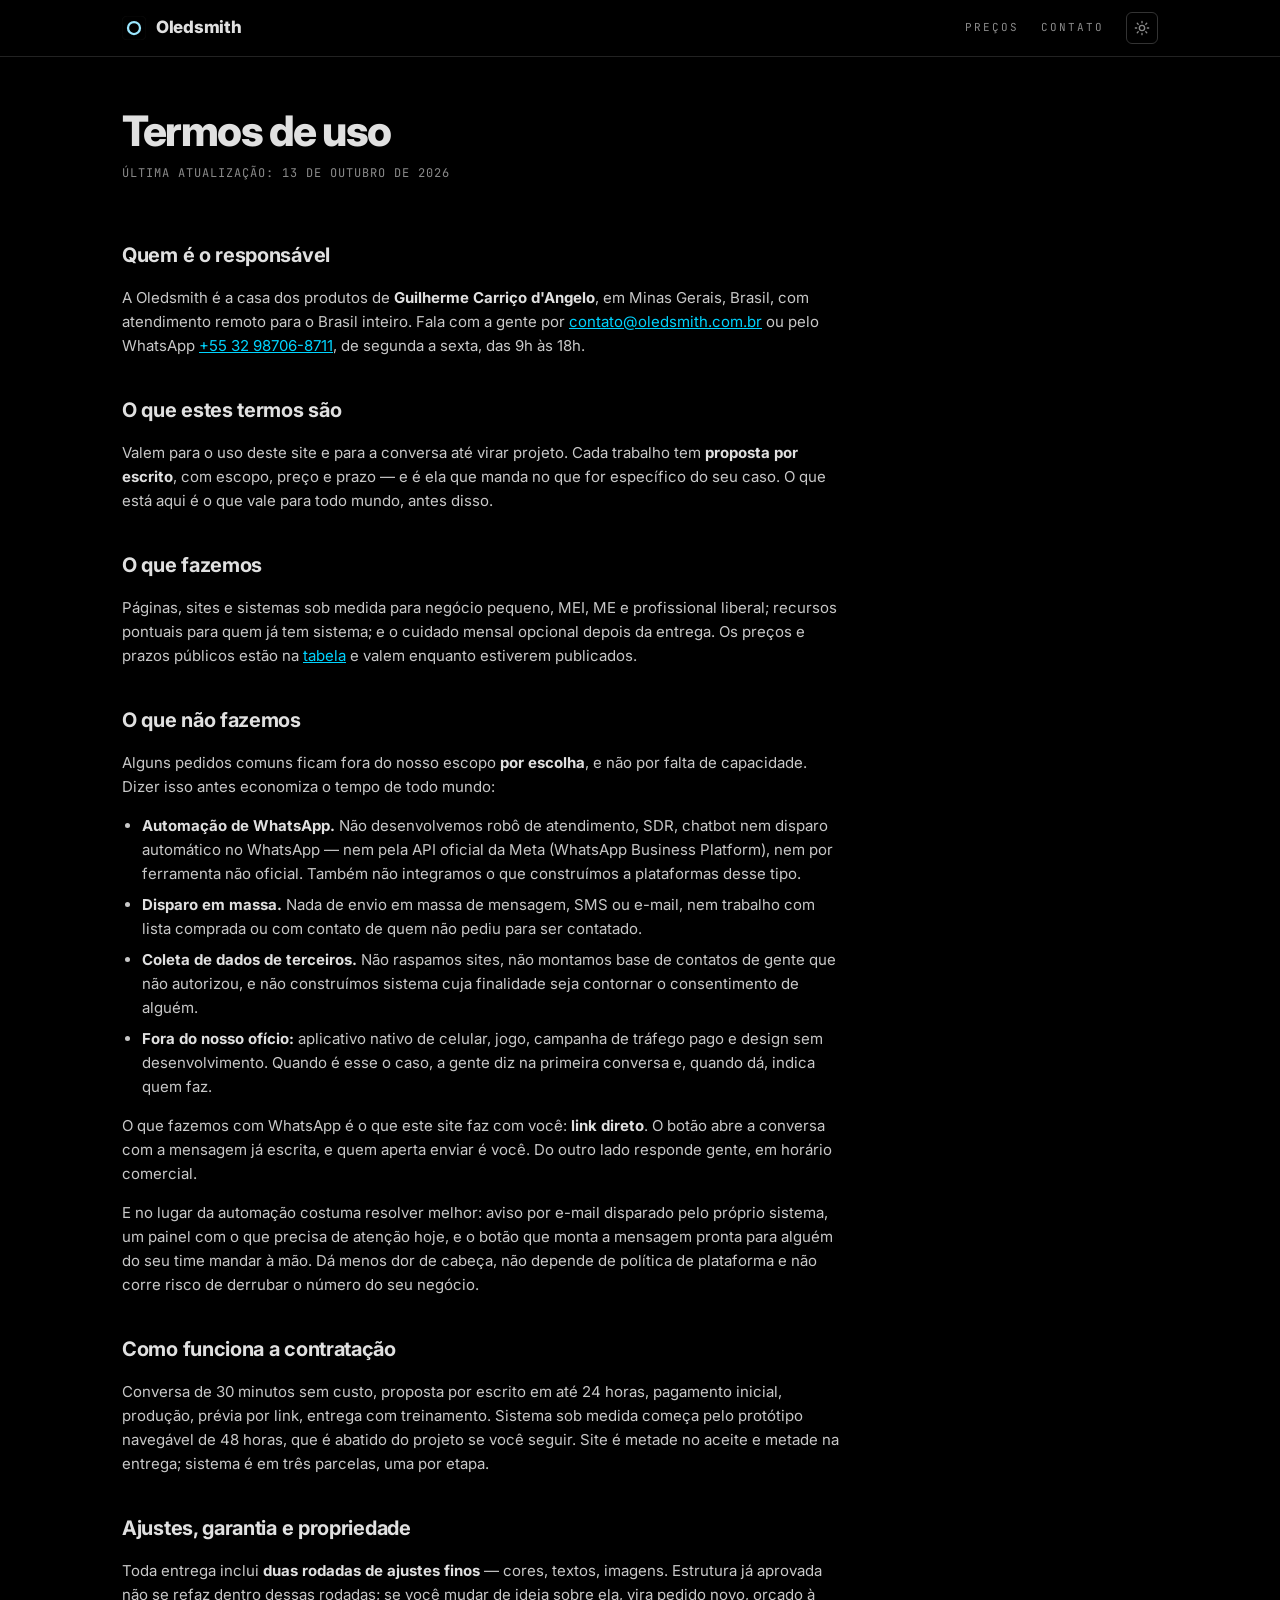
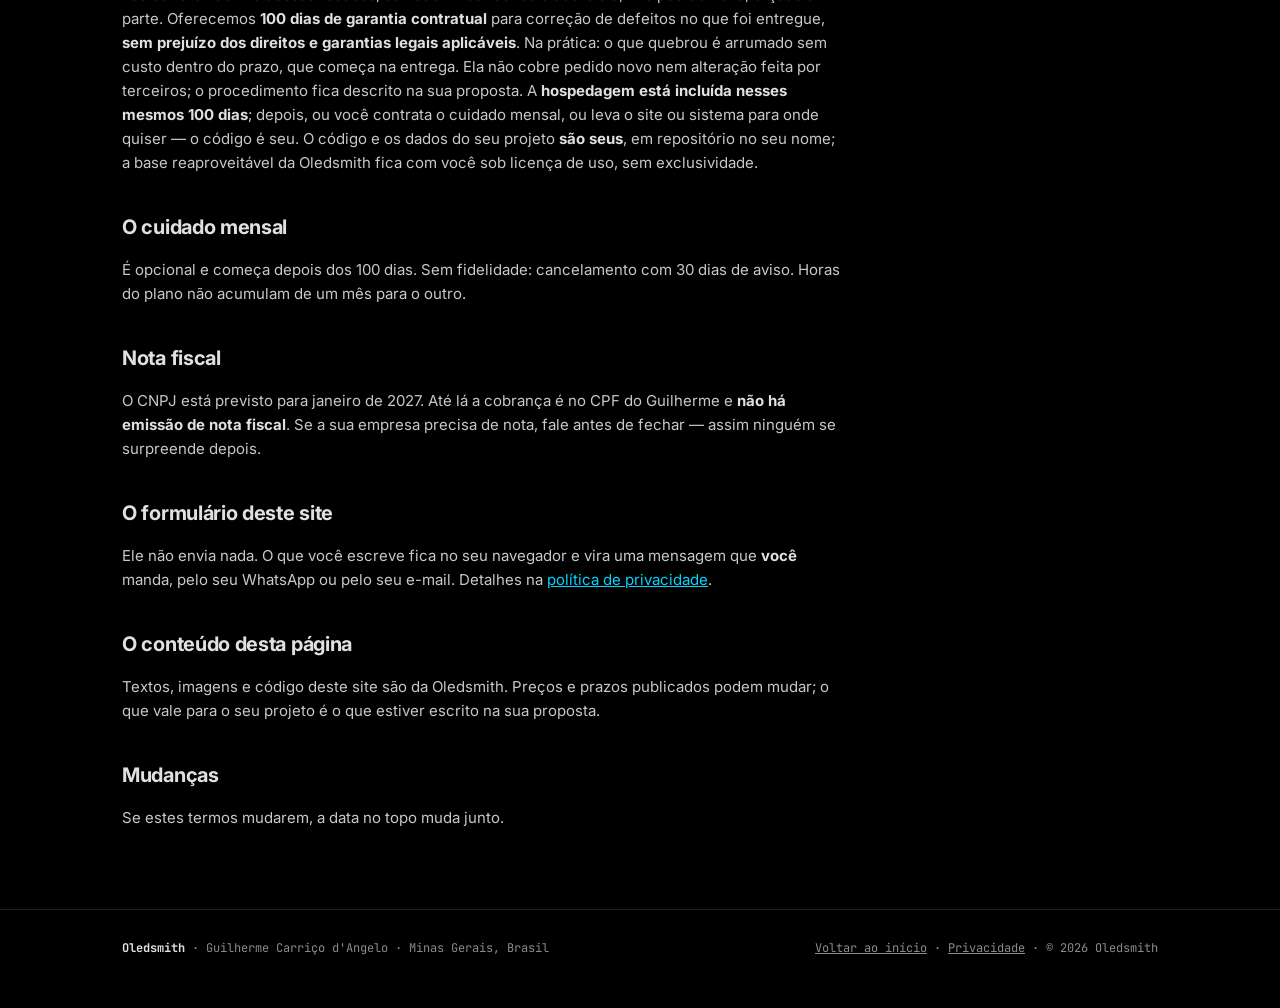
<file: docs/termos.html>
<!DOCTYPE html>
<html lang="pt-BR">
<head>
    <meta charset="UTF-8">
    <meta name="viewport" content="width=device-width, initial-scale=1.0">
    <meta name="color-scheme" content="dark light">
    <meta name="darkreader-lock">
    <script src="tema.js"></script>
    <title>Termos de uso — Oledsmith</title>
    <meta name="description" content="Termos de uso da Oledsmith: o que fazemos, o que não fazemos por escolha, como funciona a contratação, ajustes, garantia e propriedade.">
    <link rel="canonical" href="https://oledsmith.com.br/termos.html">
    <meta name="theme-color" content="#000000">
    <link rel="icon" href="data:image/svg+xml,%3Csvg xmlns='http://www.w3.org/2000/svg' viewBox='0 0 64 64'%3E%3Crect width='64' height='64' rx='14' fill='%23000'/%3E%3Ccircle cx='32' cy='32' r='16' fill='none' stroke='%239be7ff' stroke-width='6'/%3E%3C/svg%3E">
    <link rel="preconnect" href="https://fonts.googleapis.com">
    <link rel="preconnect" href="https://fonts.gstatic.com" crossorigin>
    <link href="https://fonts.googleapis.com/css2?family=Inter:wght@400;500;600;800&family=JetBrains+Mono:wght@400;600;700&display=swap" rel="stylesheet">
    <link rel="stylesheet" href="style.css">
</head>
<body>
<header>
    <div class="wrap nav">
        <a class="brand" href="index.html" aria-label="Oledsmith">
            <svg viewBox="0 0 64 64" aria-hidden="true"><rect width="64" height="64" rx="14" fill="#000" stroke="#1c1c1c"/><circle cx="32" cy="32" r="16" fill="none" stroke="#9be7ff" stroke-width="6"/></svg>
            Oledsmith
        </a>
        <div class="nav-right">
            <nav class="menu" aria-label="Seções">
                <a href="index.html#precos">Preços</a>
                <a href="index.html#contato">Contato</a>
            </nav>
            <button class="tema" id="tema" type="button" aria-label="Alternar entre tema escuro e claro" title="Tema claro / escuro">
                <svg class="sol" viewBox="0 0 24 24" fill="none" stroke="currentColor" stroke-width="2" stroke-linecap="round" stroke-linejoin="round" aria-hidden="true"><circle cx="12" cy="12" r="4"/><path d="M12 2v2M12 20v2M4.9 4.9l1.4 1.4M17.7 17.7l1.4 1.4M2 12h2M20 12h2M4.9 19.1l1.4-1.4M17.7 6.3l1.4-1.4"/></svg>
                <svg class="lua" viewBox="0 0 24 24" fill="none" stroke="currentColor" stroke-width="2" stroke-linecap="round" stroke-linejoin="round" aria-hidden="true"><path d="M12 3a6 6 0 0 0 9 9 9 9 0 1 1-9-9Z"/></svg>
            </button>
        </div>
    </div>
</header>

<main class="wrap">
    <div class="page">
        <h1>Termos de uso</h1>
        <p class="date">Última atualização: 13 de outubro de 2026</p>
    </div>

    <div class="prose">
        <h2>Quem é o responsável</h2>
        <p>A Oledsmith é a casa dos produtos de <strong>Guilherme Carriço d'Angelo</strong>, em Minas Gerais, Brasil,
        com atendimento remoto para o Brasil inteiro. Fala com a gente por
        <a href="mailto:contato@oledsmith.com.br">contato@oledsmith.com.br</a> ou pelo WhatsApp
        <a href="https://wa.me/5532987068711" rel="noopener">+55 32 98706-8711</a>, de segunda a sexta, das 9h às 18h.</p>

        <h2>O que estes termos são</h2>
        <p>Valem para o uso deste site e para a conversa até virar projeto. Cada trabalho tem <strong>proposta por
        escrito</strong>, com escopo, preço e prazo — e é ela que manda no que for específico do seu caso. O que está
        aqui é o que vale para todo mundo, antes disso.</p>

        <h2>O que fazemos</h2>
        <p>Páginas, sites e sistemas sob medida para negócio pequeno, MEI, ME e profissional liberal; recursos
        pontuais para quem já tem sistema; e o cuidado mensal opcional depois da entrega. Os preços e prazos públicos
        estão na <a href="index.html#precos">tabela</a> e valem enquanto estiverem publicados.</p>

        <h2>O que não fazemos</h2>
        <p>Alguns pedidos comuns ficam fora do nosso escopo <strong>por escolha</strong>, e não por falta de
        capacidade. Dizer isso antes economiza o tempo de todo mundo:</p>
        <ul>
            <li><strong>Automação de WhatsApp.</strong> Não desenvolvemos robô de atendimento, SDR, chatbot nem
            disparo automático no WhatsApp — nem pela API oficial da Meta (WhatsApp Business Platform), nem por
            ferramenta não oficial. Também não integramos o que construímos a plataformas desse tipo.</li>
            <li><strong>Disparo em massa.</strong> Nada de envio em massa de mensagem, SMS ou e-mail, nem trabalho
            com lista comprada ou com contato de quem não pediu para ser contatado.</li>
            <li><strong>Coleta de dados de terceiros.</strong> Não raspamos sites, não montamos base de contatos de
            gente que não autorizou, e não construímos sistema cuja finalidade seja contornar o consentimento de
            alguém.</li>
            <li><strong>Fora do nosso ofício:</strong> aplicativo nativo de celular, jogo, campanha de tráfego pago e
            design sem desenvolvimento. Quando é esse o caso, a gente diz na primeira conversa e, quando dá, indica
            quem faz.</li>
        </ul>
        <p>O que fazemos com WhatsApp é o que este site faz com você: <strong>link direto</strong>. O botão abre a
        conversa com a mensagem já escrita, e quem aperta enviar é você. Do outro lado responde gente, em horário
        comercial.</p>
        <p>E no lugar da automação costuma resolver melhor: aviso por e-mail disparado pelo próprio sistema, um painel
        com o que precisa de atenção hoje, e o botão que monta a mensagem pronta para alguém do seu time mandar à mão.
        Dá menos dor de cabeça, não depende de política de plataforma e não corre risco de derrubar o número do seu
        negócio.</p>

        <h2>Como funciona a contratação</h2>
        <p>Conversa de 30 minutos sem custo, proposta por escrito em até 24 horas, pagamento inicial, produção, prévia
        por link, entrega com treinamento. Sistema sob medida começa pelo protótipo navegável de 48 horas, que é
        abatido do projeto se você seguir. Site é metade no aceite e metade na entrega; sistema é em três parcelas,
        uma por etapa.</p>

        <h2>Ajustes, garantia e propriedade</h2>
        <p>Toda entrega inclui <strong>duas rodadas de ajustes finos</strong> — cores, textos, imagens. Estrutura já
        aprovada não se refaz dentro dessas rodadas; se você mudar de ideia sobre ela, vira pedido novo, orçado à
        parte. Oferecemos <strong>100 dias de garantia contratual</strong> para correção de defeitos no que foi entregue,
        <strong>sem prejuízo dos direitos e garantias legais aplicáveis</strong>. Na prática: o que quebrou é
        arrumado sem custo dentro do prazo, que começa na entrega. Ela não cobre pedido novo nem alteração
        feita por terceiros; o procedimento fica descrito na sua proposta. A <strong>hospedagem está incluída nesses mesmos 100 dias</strong>; depois, ou
        você contrata o cuidado mensal, ou leva o site ou sistema para onde quiser — o código é seu. O código e os dados do seu projeto <strong>são seus</strong>, em repositório no
        seu nome; a base reaproveitável da Oledsmith fica com você sob licença de uso, sem exclusividade.</p>

        <h2>O cuidado mensal</h2>
        <p>É opcional e começa depois dos 100 dias. Sem fidelidade: cancelamento com 30 dias de aviso. Horas do plano
        não acumulam de um mês para o outro.</p>

        <h2>Nota fiscal</h2>
        <p>O CNPJ está previsto para janeiro de 2027. Até lá a cobrança é no CPF do Guilherme e <strong>não há emissão
        de nota fiscal</strong>. Se a sua empresa precisa de nota, fale antes de fechar — assim ninguém se surpreende
        depois.</p>

        <h2>O formulário deste site</h2>
        <p>Ele não envia nada. O que você escreve fica no seu navegador e vira uma mensagem que <strong>você</strong>
        manda, pelo seu WhatsApp ou pelo seu e-mail. Detalhes na <a href="privacidade.html">política de
        privacidade</a>.</p>

        <h2>O conteúdo desta página</h2>
        <p>Textos, imagens e código deste site são da Oledsmith. Preços e prazos publicados podem mudar; o que vale
        para o seu projeto é o que estiver escrito na sua proposta.</p>

        <h2>Mudanças</h2>
        <p>Se estes termos mudarem, a data no topo muda junto.</p>
    </div>
</main>

<footer>
    <div class="wrap">
        <div class="row">
            <p><strong style="color: var(--text);">Oledsmith</strong> · Guilherme Carriço d'Angelo · Minas Gerais, Brasil</p>
            <p><a href="index.html">Voltar ao início</a> · <a href="privacidade.html">Privacidade</a> · © 2026 Oledsmith</p>
        </div>
    </div>
</footer>
</body>
</html>
</file>
<file: docs/style.css>
/* Oledsmith — a mesma linguagem visual do frankz.cloud: preto de verdade, traço fino,
   rótulos em caixa alta espaçada, ciano como única cor, mono para o que é "de máquina"
   (rótulos, números, botões). Nada de brilho, nada de sombra, nada de emoji. */
:root {
    --bg: #000;
    /* 12/09: cartoes, precos e campos em preto absoluto tambem (decisao do Gui). A separacao
       vem da borda, nao de um degrau de cinza — pixel apagado e a tese da casa. */
    --bg-2: #000;
    --bg-3: #000;
    --line: #222;
    --line-2: #333;
    --text: #e0e0e0;
    --text-2: #c8c8c8;
    --muted: #8a8a8a;
    --accent: #00d4ff;
    --accent-rgb: 0, 212, 255;
    --accent-soft: rgba(0, 212, 255, 0.07);
    --header: rgba(0, 0, 0, 0.88);
    --grid: rgba(255, 255, 255, 0.045);
    --erro: #ff6b6b;
    --mono: 'JetBrains Mono', ui-monospace, 'Cascadia Mono', Consolas, monospace;
    --sans: 'Inter', system-ui, -apple-system, 'Segoe UI', sans-serif;
    color-scheme: dark;
}
/* Tema claro: o fundo de propósito NÃO é #fff. Um branco quente, quase imperceptível,
   cansa menos a vista em uso longo e não "estoura" em tela OLED. */
:root[data-theme="light"] {
    --bg: #f4f4f1;
    --bg-2: #fbfbf9;
    --bg-3: #ecece8;
    --line: #dcdcd6;
    --line-2: #c9c9c2;
    --text: #1a1a1a;
    --text-2: #333;
    --muted: #666;
    /* Ciano do tema claro escurecido em 12/09: o anterior (#0099bb) dava 3,04:1 sobre o fundo,
       abaixo do minimo de 4,5:1 para texto pequeno. Este da 4,53:1 e mantem a familia. */
    --accent: #007a94;
    --accent-rgb: 0, 122, 148;
    --accent-soft: rgba(0, 122, 148, 0.08);
    --header: rgba(244, 244, 241, 0.9);
    --grid: rgba(0, 0, 0, 0.06);
    --erro: #c0392b;
    color-scheme: light;
}
* { box-sizing: border-box; }
html { scroll-behavior: smooth; }
body { margin: 0; background: var(--bg); color: var(--text); font-family: var(--sans); font-size: 15px; line-height: 1.6; -webkit-font-smoothing: antialiased; }
a { color: var(--accent); }
.wrap { max-width: 1080px; margin: 0 auto; padding: 0 22px; }
.mono { font-family: var(--mono); }

/* Cabeçalho */
header { position: sticky; top: 0; z-index: 10; background: var(--header); backdrop-filter: blur(10px); border-bottom: 1px solid var(--line); }
.nav { display: flex; align-items: center; justify-content: space-between; height: 56px; gap: 16px; }
.brand { display: inline-flex; align-items: center; gap: 10px; color: var(--text); text-decoration: none; font-weight: 800; font-size: 17px; letter-spacing: -0.3px; }
.brand svg { width: 24px; height: 24px; }
.nav-right { display: flex; align-items: center; gap: 22px; }
.menu { display: flex; gap: 22px; }
.menu a { color: var(--muted); text-decoration: none; font-family: var(--mono); font-size: 11px; letter-spacing: 2px; text-transform: uppercase; }
.menu a:hover { color: var(--accent); }
.tema { width: 32px; height: 32px; border-radius: 6px; border: 1px solid var(--line-2); background: transparent; color: var(--muted); display: inline-flex; align-items: center; justify-content: center; cursor: pointer; padding: 0; }
.tema:hover { color: var(--accent); border-color: var(--accent); }
.tema svg { width: 16px; height: 16px; }
.tema .lua { display: none; }
:root[data-theme="light"] .tema .sol { display: none; }
:root[data-theme="light"] .tema .lua { display: inline; }

/* Abertura: grade fina de fundo, como papel milimetrado de terminal, que some para baixo */
.hero { padding: 88px 0 64px; position: relative; overflow: hidden; }
.hero::before { content: ''; position: absolute; inset: 0; pointer-events: none; background-image: linear-gradient(var(--grid) 1px, transparent 1px), linear-gradient(90deg, var(--grid) 1px, transparent 1px); background-size: 40px 40px; -webkit-mask-image: linear-gradient(#000 30%, transparent); mask-image: linear-gradient(#000 30%, transparent); }
.hero .wrap { position: relative; }
.kicker { font-family: var(--mono); color: var(--accent); font-size: 12px; letter-spacing: 3px; text-transform: uppercase; margin-bottom: 20px; }
.kicker::before { content: '— '; }
.kicker::after { content: ' —'; }
h1 { font-size: clamp(36px, 5.6vw, 64px); line-height: 1.06; letter-spacing: -1.5px; margin: 0 0 22px; font-weight: 800; }
.cursor { display: inline-block; width: 0.45em; height: 0.85em; margin-left: 0.12em; background: var(--accent); vertical-align: -0.08em; animation: pisca 1.1s steps(2, start) infinite; }
@keyframes pisca { to { visibility: hidden; } }
.lead { max-width: 640px; font-size: clamp(16px, 1.9vw, 19px); color: var(--muted); margin: 0 0 30px; }
.lead strong { color: var(--text); }
.ctas { display: flex; flex-wrap: wrap; gap: 12px; }
.btn { display: inline-flex; align-items: center; gap: 9px; padding: 12px 18px; border-radius: 6px; font-family: var(--mono); font-weight: 600; text-decoration: none; font-size: 12.5px; letter-spacing: 1.5px; text-transform: uppercase; border: 1px solid var(--line-2); color: var(--text); background: transparent; transition: border-color 0.15s, color 0.15s, background 0.15s; }
.btn:hover { border-color: var(--accent); color: var(--accent); }
.btn.primary { border-color: var(--accent); color: var(--accent); }
.btn.primary:hover { background: var(--accent); color: #000; }
.btn svg { width: 16px; height: 16px; }
.chips { display: flex; flex-wrap: wrap; gap: 6px 18px; margin-top: 36px; }
.chip { font-family: var(--mono); font-size: 11px; letter-spacing: 1px; text-transform: uppercase; color: var(--muted); }
.chip::before { content: '[ '; color: var(--line-2); }
.chip::after { content: ' ]'; color: var(--line-2); }

/* Seções numeradas, como índice de terminal */
main { counter-reset: sec; }
section { padding: 64px 0; border-top: 1px solid var(--line); }
section > .wrap > h2::before { counter-increment: sec; content: counter(sec, decimal-leading-zero) ' /'; font-family: var(--mono); font-weight: 600; font-size: 13px; letter-spacing: 2px; color: var(--accent); display: block; margin-bottom: 10px; }
h2 { font-size: clamp(24px, 3vw, 32px); letter-spacing: -0.8px; margin: 0 0 8px; }
.sub { color: var(--muted); margin: 0 0 32px; max-width: 620px; }
.grid { display: grid; grid-template-columns: repeat(auto-fit, minmax(230px, 1fr)); gap: 14px; }
.card { background: var(--bg-2); border: 1px solid var(--line); border-radius: 8px; padding: 22px; display: flex; flex-direction: column; gap: 10px; min-height: 100%; transition: border-color 0.15s; }
.card:hover { border-color: rgba(var(--accent-rgb), 0.5); }
.card .ico { width: 36px; height: 36px; border-radius: 6px; display: inline-flex; align-items: center; justify-content: center; background: var(--accent-soft); color: var(--accent); border: 1px solid rgba(var(--accent-rgb), 0.18); }
.card .ico svg { width: 18px; height: 18px; }
.card h3 { margin: 6px 0 0; font-size: 17px; }
.card p { margin: 0; color: var(--muted); font-size: 14px; flex: 1; }
.badge { font-family: var(--mono); font-size: 10px; letter-spacing: 1.5px; text-transform: uppercase; color: var(--muted); border: 1px solid var(--line-2); border-radius: 4px; padding: 2px 8px; width: max-content; }

/* Passos */
.steps { display: grid; grid-template-columns: repeat(auto-fit, minmax(250px, 1fr)); gap: 20px; }
.step { border-top: 1px solid var(--line-2); padding-top: 16px; }
.step .n { font-family: var(--mono); color: var(--accent); font-weight: 600; font-size: 11px; letter-spacing: 2px; }
.step h3 { margin: 8px 0 6px; font-size: 16px; }
.step p { color: var(--muted); font-size: 14px; margin: 0; }

/* Prova */
.proof { background: var(--bg-2); border: 1px solid var(--line); border-left: 2px solid var(--accent); border-radius: 8px; padding: 22px 24px; margin-bottom: 18px; }
.proof.mt { margin: 18px 0 0; }
.proof p { margin: 0; font-size: 16px; color: var(--text-2); }
.mini { display: grid; grid-template-columns: repeat(auto-fit, minmax(240px, 1fr)); gap: 12px; }
.mini a { display: flex; align-items: center; gap: 14px; border: 1px solid var(--line); border-radius: 8px; padding: 14px 16px; text-decoration: none; color: var(--text); background: var(--bg-2); transition: border-color 0.15s; }
.mini a:hover { border-color: rgba(var(--accent-rgb), 0.5); }
.mini .ico { width: 32px; height: 32px; flex: none; border-radius: 6px; display: inline-flex; align-items: center; justify-content: center; background: var(--accent-soft); color: var(--accent); border: 1px solid rgba(var(--accent-rgb), 0.18); }
.mini .ico svg { width: 16px; height: 16px; }
.mini strong { display: block; font-size: 15px; }
.mini span { color: var(--muted); font-size: 13px; }

/* Lançamento */
.launch { border: 1px solid var(--accent); background: var(--accent-soft); border-radius: 8px; padding: 14px 18px; margin: -8px 0 22px; display: flex; gap: 16px; align-items: center; flex-wrap: wrap; }
.launch .tag { font-family: var(--mono); font-size: 11px; letter-spacing: 2px; text-transform: uppercase; color: var(--accent); font-weight: 600; }
.launch p { margin: 0; font-size: 14.5px; color: var(--text-2); }

/* Preços */
.prices { display: grid; grid-template-columns: repeat(auto-fit, minmax(260px, 1fr)); gap: 14px; }
.price { background: var(--bg-2); border: 1px solid var(--line); border-radius: 8px; padding: 22px; display: flex; flex-direction: column; }
.price.feature { border-color: var(--accent); }
.price .tag { font-family: var(--mono); font-size: 11px; letter-spacing: 2px; text-transform: uppercase; color: var(--accent); font-weight: 600; }
.price h3 { margin: 8px 0 4px; font-size: 18px; }
.price .desc { color: var(--muted); font-size: 14px; margin: 0 0 14px; }
.price .val { font-family: var(--mono); font-size: 28px; font-weight: 700; letter-spacing: -0.5px; line-height: 1.15; }
.price .val small { font-family: var(--mono); font-size: 10.5px; font-weight: 400; color: var(--muted); letter-spacing: 1px; text-transform: uppercase; display: block; margin-top: 6px; }
.price .pix { font-family: var(--mono); font-size: 12px; color: var(--muted); margin-top: 8px; }
.price .pix strong { color: var(--accent); font-weight: 600; }
.price ul { list-style: none; padding: 0; margin: 16px 0 20px; flex: 1; }
.price li { position: relative; padding-left: 18px; font-size: 14px; color: var(--text-2); margin-bottom: 8px; }
.price li::before { content: '>'; position: absolute; left: 0; top: 0; font-family: var(--mono); color: var(--accent); font-weight: 600; }
.price .btn { justify-content: center; }
.h3-sub { margin: 40px 0 6px; font-size: 18px; letter-spacing: -0.3px; }
.terms { font-family: var(--mono); color: var(--muted); font-size: 12.5px; line-height: 1.7; margin: 18px 0 0; max-width: 820px; }

/* Perguntas */
.faq { max-width: 760px; }
.faq details { border-bottom: 1px solid var(--line); padding: 15px 0; }
.faq summary { cursor: pointer; font-weight: 600; font-size: 15px; list-style: none; display: flex; justify-content: space-between; gap: 16px; }
.faq summary::-webkit-details-marker { display: none; }
.faq summary::after { content: '+'; font-family: var(--mono); color: var(--accent); font-weight: 400; font-size: 18px; line-height: 1; }
.faq details[open] summary::after { content: '\2212'; }
.faq p { color: var(--muted); font-size: 14.5px; margin: 12px 0 0; }

/* Chamada final */
.final { text-align: center; }
.final h2::before { display: none; }
.final h2 { margin-bottom: 12px; }
.final .sub { margin: 0 auto 26px; }
.final .ctas { justify-content: center; }

/* Formulário de contato. Nada é enviado daqui: os campos viram o texto que a própria
   pessoa manda pelo WhatsApp ou pelo e-mail dela. */
.ficha { max-width: 720px; margin: 0 auto; text-align: left; display: grid; grid-template-columns: 1fr 1fr; gap: 15px 16px; }
.campo { display: flex; flex-direction: column; gap: 6px; }
.campo.largo { grid-column: 1 / -1; }
.ficha label { font-family: var(--mono); font-size: 11px; letter-spacing: 1.5px; text-transform: uppercase; color: var(--muted); }
.ficha .opt { text-transform: none; letter-spacing: 0; color: var(--muted); }
.ficha input, .ficha select, .ficha textarea { width: 100%; padding: 11px 12px; border-radius: 6px; border: 1px solid var(--line-2); background: var(--bg-2); color: var(--text); font-family: var(--sans); font-size: 15px; line-height: 1.5; transition: border-color 0.15s; }
.ficha input::placeholder, .ficha textarea::placeholder { color: var(--muted); opacity: 0.7; }
.ficha input:focus, .ficha select:focus, .ficha textarea:focus { outline: none; border-color: var(--accent); }
.ficha textarea { resize: vertical; min-height: 88px; }
.campo.faltando input, .campo.faltando select, .campo.faltando textarea { border-color: var(--erro); }
.ficha .erro { grid-column: 1 / -1; margin: 0; color: var(--erro); font-size: 11.5px; letter-spacing: 1px; text-transform: uppercase; }
.envio { grid-column: 1 / -1; display: flex; flex-direction: column; align-items: center; gap: 14px; margin-top: 4px; }
.btn.grande { width: 100%; justify-content: center; padding: 15px 20px; font-size: 13.5px; }
.link-email { font-family: var(--mono); font-size: 11.5px; letter-spacing: 1.5px; text-transform: uppercase; color: var(--muted); text-decoration: none; border-bottom: 1px solid var(--line-2); padding-bottom: 2px; }
.link-email:hover { color: var(--accent); border-color: var(--accent); }
.ficha .nota { grid-column: 1 / -1; text-align: center; color: var(--muted); font-size: 11.5px; line-height: 1.7; margin: 2px 0 0; }
@media (max-width: 640px) { .ficha { grid-template-columns: 1fr; } }

footer { border-top: 1px solid var(--line); padding: 28px 0 44px; color: var(--muted); font-family: var(--mono); font-size: 12px; line-height: 1.7; }
footer .row { display: flex; flex-wrap: wrap; justify-content: space-between; gap: 12px; }
footer p { margin: 0 0 6px; }
footer a { color: var(--muted); }
footer a:hover { color: var(--accent); }

/* Páginas de texto (privacidade, 404) */
.page { padding: 52px 0 20px; }
.page h1 { font-size: clamp(30px, 4.5vw, 42px); margin-bottom: 10px; }
.page .date { font-family: var(--mono); color: var(--muted); font-size: 12px; letter-spacing: 1px; text-transform: uppercase; margin: 0; }
.prose { max-width: 720px; padding-bottom: 64px; }
.prose h2 { font-size: 20px; letter-spacing: -0.3px; margin: 36px 0 10px; }
.prose p, .prose li { color: var(--text-2); font-size: 15px; }
.prose ul { padding-left: 20px; }
.prose li { margin-bottom: 7px; }
.prose strong { color: var(--text); }
.center { text-align: center; padding: 96px 0 120px; }
.center h1 { font-family: var(--mono); font-size: clamp(40px, 7vw, 72px); color: var(--accent); }

@media (max-width: 640px) {
    .menu { display: none; }
    .kicker { font-size: 11px; letter-spacing: 2.5px; }
    .kicker::after { content: none; }   /* o traço de fechamento quebrava linha no celular */
    .hero { padding: 60px 0 48px; }
    section { padding: 48px 0; }
}
@media (prefers-reduced-motion: reduce) {
    html { scroll-behavior: auto; }
    .btn, .card, .mini a { transition: none; }
    .cursor { animation: none; }
}
</file>
